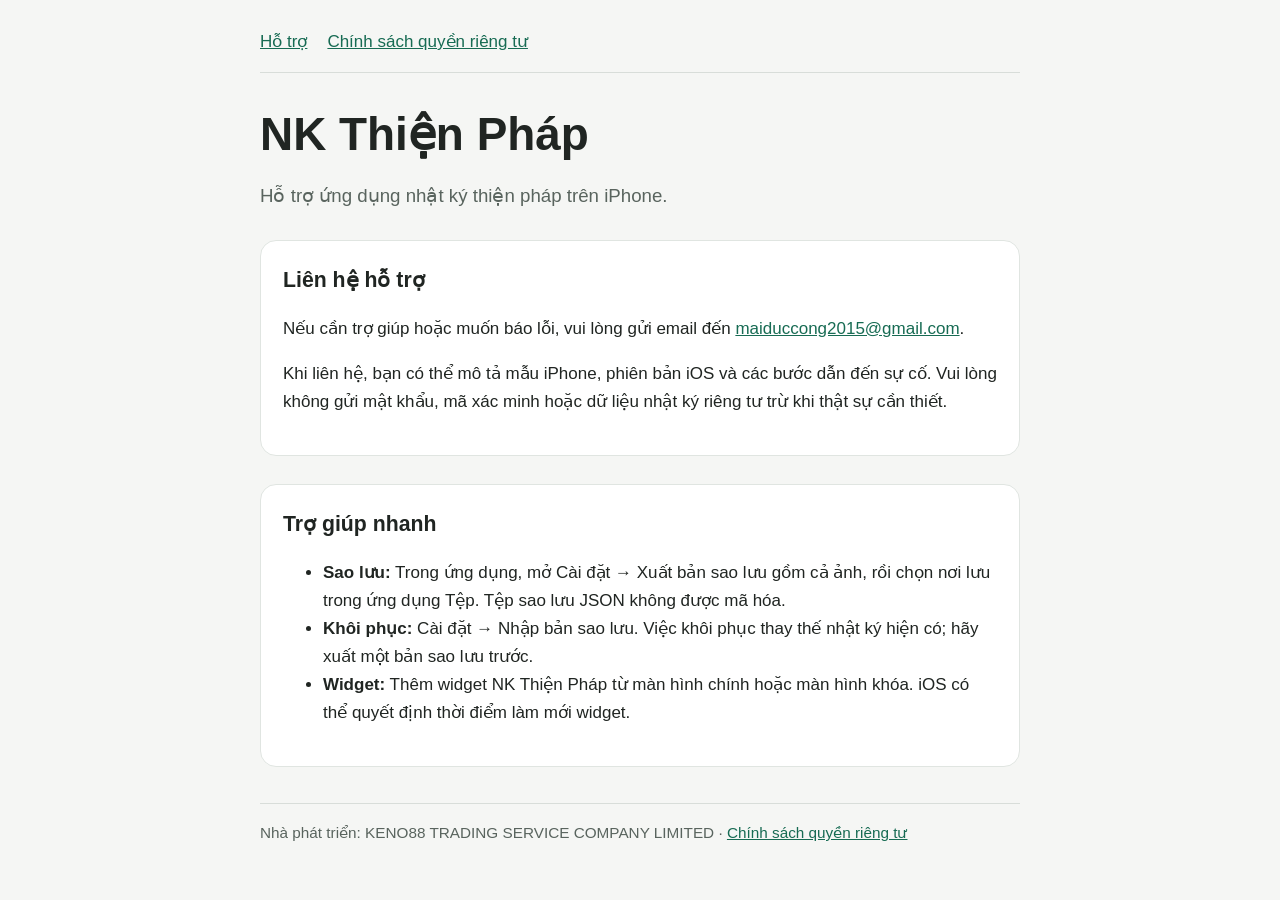
<file: index.html>
<!doctype html>
<html lang="vi">
<head>
  <meta charset="utf-8">
  <meta name="viewport" content="width=device-width,initial-scale=1">
  <meta name="description" content="Trang hỗ trợ ứng dụng NK Thiện Pháp.">
  <title>NK Thiện Pháp — Hỗ trợ</title>
  <link rel="stylesheet" href="style.css">
</head>
<body>
  <main>
    <nav><a href="index.html">Hỗ trợ</a><a href="privacy.html">Chính sách quyền riêng tư</a></nav>
    <h1>NK Thiện Pháp</h1>
    <p class="lead">Hỗ trợ ứng dụng nhật ký thiện pháp trên iPhone.</p>
    <section>
      <h2>Liên hệ hỗ trợ</h2>
      <p>Nếu cần trợ giúp hoặc muốn báo lỗi, vui lòng gửi email đến <a href="mailto:maiduccong2015@gmail.com">maiduccong2015@gmail.com</a>.</p>
      <p>Khi liên hệ, bạn có thể mô tả mẫu iPhone, phiên bản iOS và các bước dẫn đến sự cố. Vui lòng không gửi mật khẩu, mã xác minh hoặc dữ liệu nhật ký riêng tư trừ khi thật sự cần thiết.</p>
    </section>
    <section>
      <h2>Trợ giúp nhanh</h2>
      <ul>
        <li><strong>Sao lưu:</strong> Trong ứng dụng, mở Cài đặt → Xuất bản sao lưu gồm cả ảnh, rồi chọn nơi lưu trong ứng dụng Tệp. Tệp sao lưu JSON không được mã hóa.</li>
        <li><strong>Khôi phục:</strong> Cài đặt → Nhập bản sao lưu. Việc khôi phục thay thế nhật ký hiện có; hãy xuất một bản sao lưu trước.</li>
        <li><strong>Widget:</strong> Thêm widget NK Thiện Pháp từ màn hình chính hoặc màn hình khóa. iOS có thể quyết định thời điểm làm mới widget.</li>
      </ul>
    </section>
    <footer>Nhà phát triển: KENO88 TRADING SERVICE COMPANY LIMITED · <a href="privacy.html">Chính sách quyền riêng tư</a></footer>
  </main>
</body>
</html>
</file>
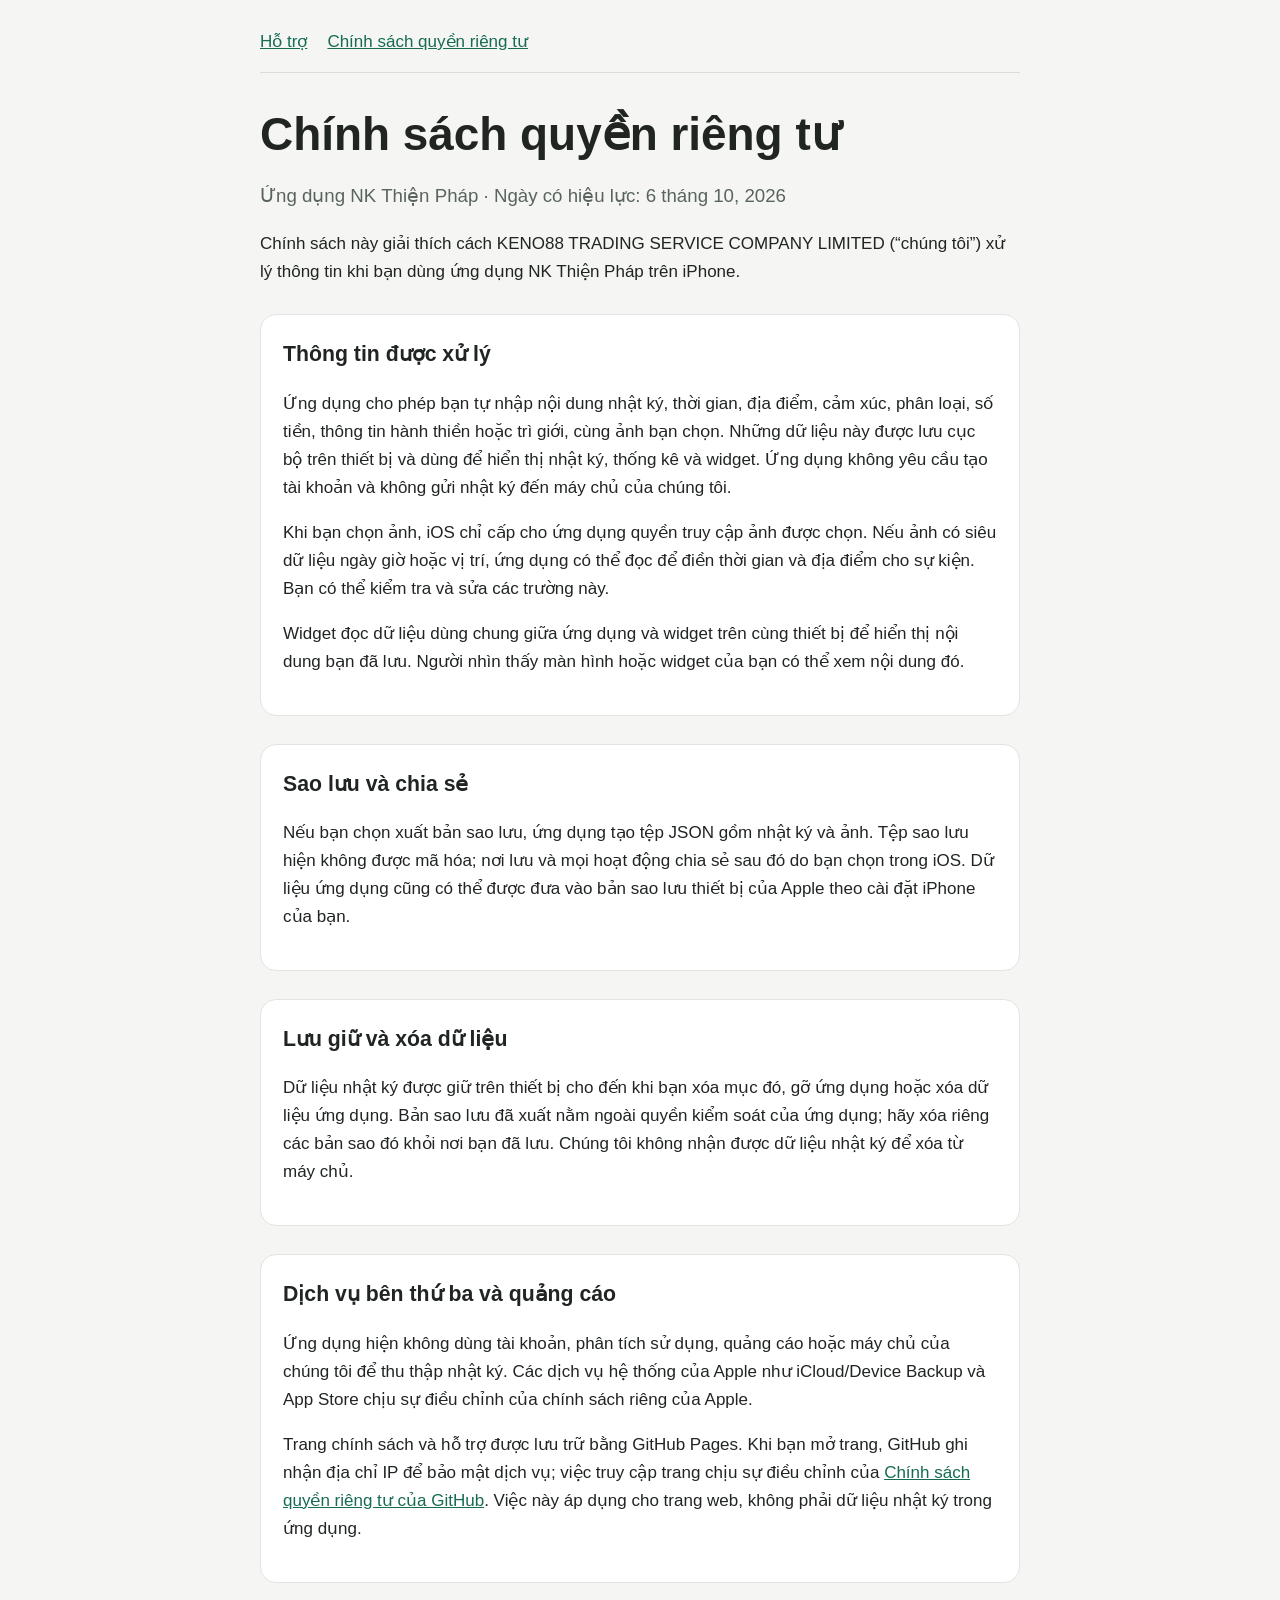
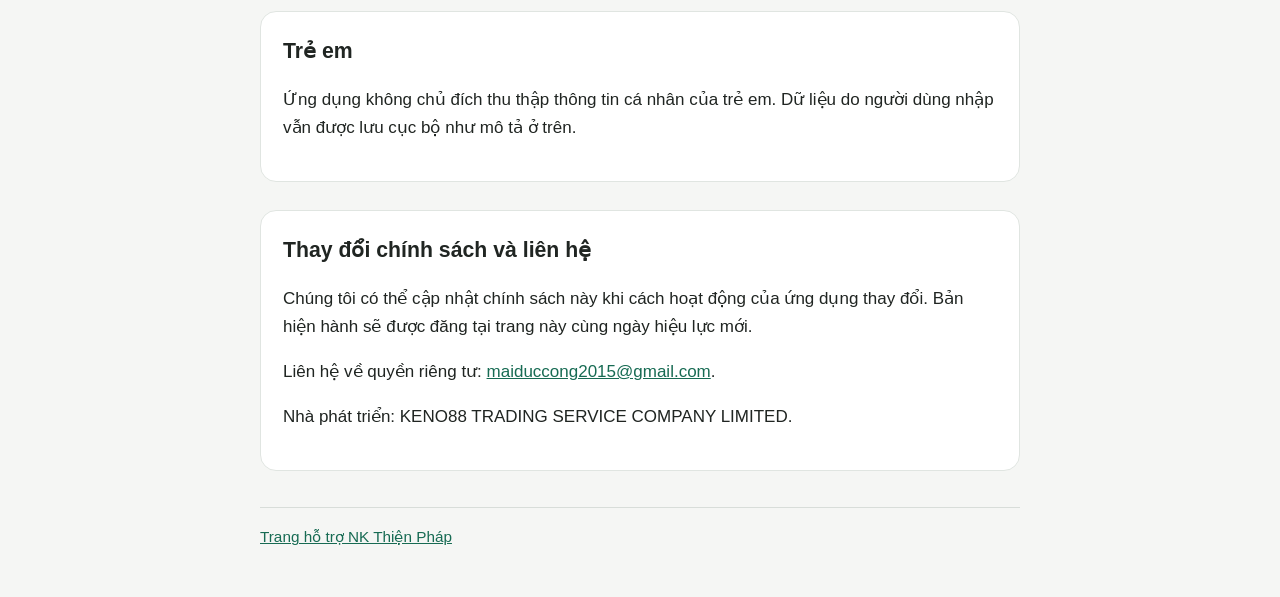
<file: privacy.html>
<!doctype html>
<html lang="vi">
<head>
  <meta charset="utf-8">
  <meta name="viewport" content="width=device-width,initial-scale=1">
  <meta name="description" content="Chính sách quyền riêng tư của ứng dụng NK Thiện Pháp.">
  <title>NK Thiện Pháp — Chính sách quyền riêng tư</title>
  <link rel="stylesheet" href="style.css">
</head>
<body>
  <main>
    <nav><a href="index.html">Hỗ trợ</a><a href="privacy.html">Chính sách quyền riêng tư</a></nav>
    <h1>Chính sách quyền riêng tư</h1>
    <p class="lead">Ứng dụng NK Thiện Pháp · Ngày có hiệu lực: 6 tháng 10, 2026</p>
    <p>Chính sách này giải thích cách KENO88 TRADING SERVICE COMPANY LIMITED (“chúng tôi”) xử lý thông tin khi bạn dùng ứng dụng NK Thiện Pháp trên iPhone.</p>
    <section>
      <h2>Thông tin được xử lý</h2>
      <p>Ứng dụng cho phép bạn tự nhập nội dung nhật ký, thời gian, địa điểm, cảm xúc, phân loại, số tiền, thông tin hành thiền hoặc trì giới, cùng ảnh bạn chọn. Những dữ liệu này được lưu cục bộ trên thiết bị và dùng để hiển thị nhật ký, thống kê và widget. Ứng dụng không yêu cầu tạo tài khoản và không gửi nhật ký đến máy chủ của chúng tôi.</p>
      <p>Khi bạn chọn ảnh, iOS chỉ cấp cho ứng dụng quyền truy cập ảnh được chọn. Nếu ảnh có siêu dữ liệu ngày giờ hoặc vị trí, ứng dụng có thể đọc để điền thời gian và địa điểm cho sự kiện. Bạn có thể kiểm tra và sửa các trường này.</p>
      <p>Widget đọc dữ liệu dùng chung giữa ứng dụng và widget trên cùng thiết bị để hiển thị nội dung bạn đã lưu. Người nhìn thấy màn hình hoặc widget của bạn có thể xem nội dung đó.</p>
    </section>
    <section>
      <h2>Sao lưu và chia sẻ</h2>
      <p>Nếu bạn chọn xuất bản sao lưu, ứng dụng tạo tệp JSON gồm nhật ký và ảnh. Tệp sao lưu hiện không được mã hóa; nơi lưu và mọi hoạt động chia sẻ sau đó do bạn chọn trong iOS. Dữ liệu ứng dụng cũng có thể được đưa vào bản sao lưu thiết bị của Apple theo cài đặt iPhone của bạn.</p>
    </section>
    <section>
      <h2>Lưu giữ và xóa dữ liệu</h2>
      <p>Dữ liệu nhật ký được giữ trên thiết bị cho đến khi bạn xóa mục đó, gỡ ứng dụng hoặc xóa dữ liệu ứng dụng. Bản sao lưu đã xuất nằm ngoài quyền kiểm soát của ứng dụng; hãy xóa riêng các bản sao đó khỏi nơi bạn đã lưu. Chúng tôi không nhận được dữ liệu nhật ký để xóa từ máy chủ.</p>
    </section>
    <section>
      <h2>Dịch vụ bên thứ ba và quảng cáo</h2>
      <p>Ứng dụng hiện không dùng tài khoản, phân tích sử dụng, quảng cáo hoặc máy chủ của chúng tôi để thu thập nhật ký. Các dịch vụ hệ thống của Apple như iCloud/Device Backup và App Store chịu sự điều chỉnh của chính sách riêng của Apple.</p>
      <p>Trang chính sách và hỗ trợ được lưu trữ bằng GitHub Pages. Khi bạn mở trang, GitHub ghi nhận địa chỉ IP để bảo mật dịch vụ; việc truy cập trang chịu sự điều chỉnh của <a href="https://docs.github.com/en/site-policy/privacy-policies/github-privacy-statement">Chính sách quyền riêng tư của GitHub</a>. Việc này áp dụng cho trang web, không phải dữ liệu nhật ký trong ứng dụng.</p>
    </section>
    <section>
      <h2>Trẻ em</h2>
      <p>Ứng dụng không chủ đích thu thập thông tin cá nhân của trẻ em. Dữ liệu do người dùng nhập vẫn được lưu cục bộ như mô tả ở trên.</p>
    </section>
    <section>
      <h2>Thay đổi chính sách và liên hệ</h2>
      <p>Chúng tôi có thể cập nhật chính sách này khi cách hoạt động của ứng dụng thay đổi. Bản hiện hành sẽ được đăng tại trang này cùng ngày hiệu lực mới.</p>
      <p>Liên hệ về quyền riêng tư: <a href="mailto:maiduccong2015@gmail.com">maiduccong2015@gmail.com</a>.</p>
      <p>Nhà phát triển: KENO88 TRADING SERVICE COMPANY LIMITED.</p>
    </section>
    <footer><a href="index.html">Trang hỗ trợ NK Thiện Pháp</a></footer>
  </main>
</body>
</html>
</file>
<file: style.css>
:root { color-scheme: light dark; font: 17px/1.65 -apple-system,BlinkMacSystemFont,"Segoe UI",sans-serif; }
* { box-sizing: border-box; }
body { margin: 0; background: #f5f6f4; color: #202522; }
main { width: min(760px,100% - 32px); margin: 0 auto; padding: 24px 0 48px; }
nav { display: flex; gap: 20px; border-bottom: 1px solid #d8ddd9; padding: 4px 0 16px; }
a { color: #176b53; }
h1 { line-height: 1.2; margin: 34px 0 8px; font-size: clamp(2rem,6vw,2.7rem); }
h2 { margin: 0 0 10px; font-size: 1.25rem; }
.lead { color: #59645e; font-size: 1.1rem; }
section { margin: 28px 0; padding: 22px; border: 1px solid #e0e5e1; border-radius: 16px; background: #fff; }
footer { margin-top: 36px; padding-top: 16px; border-top: 1px solid #d8ddd9; color: #59645e; font-size: .9rem; }
@media (prefers-color-scheme: dark) { body { background:#151816; color:#e9efeb; } nav,footer {border-color:#343c37} .lead,footer {color:#b3beb7} section {background:#202622;border-color:#343c37} a {color:#76d5b2} }
</file>
